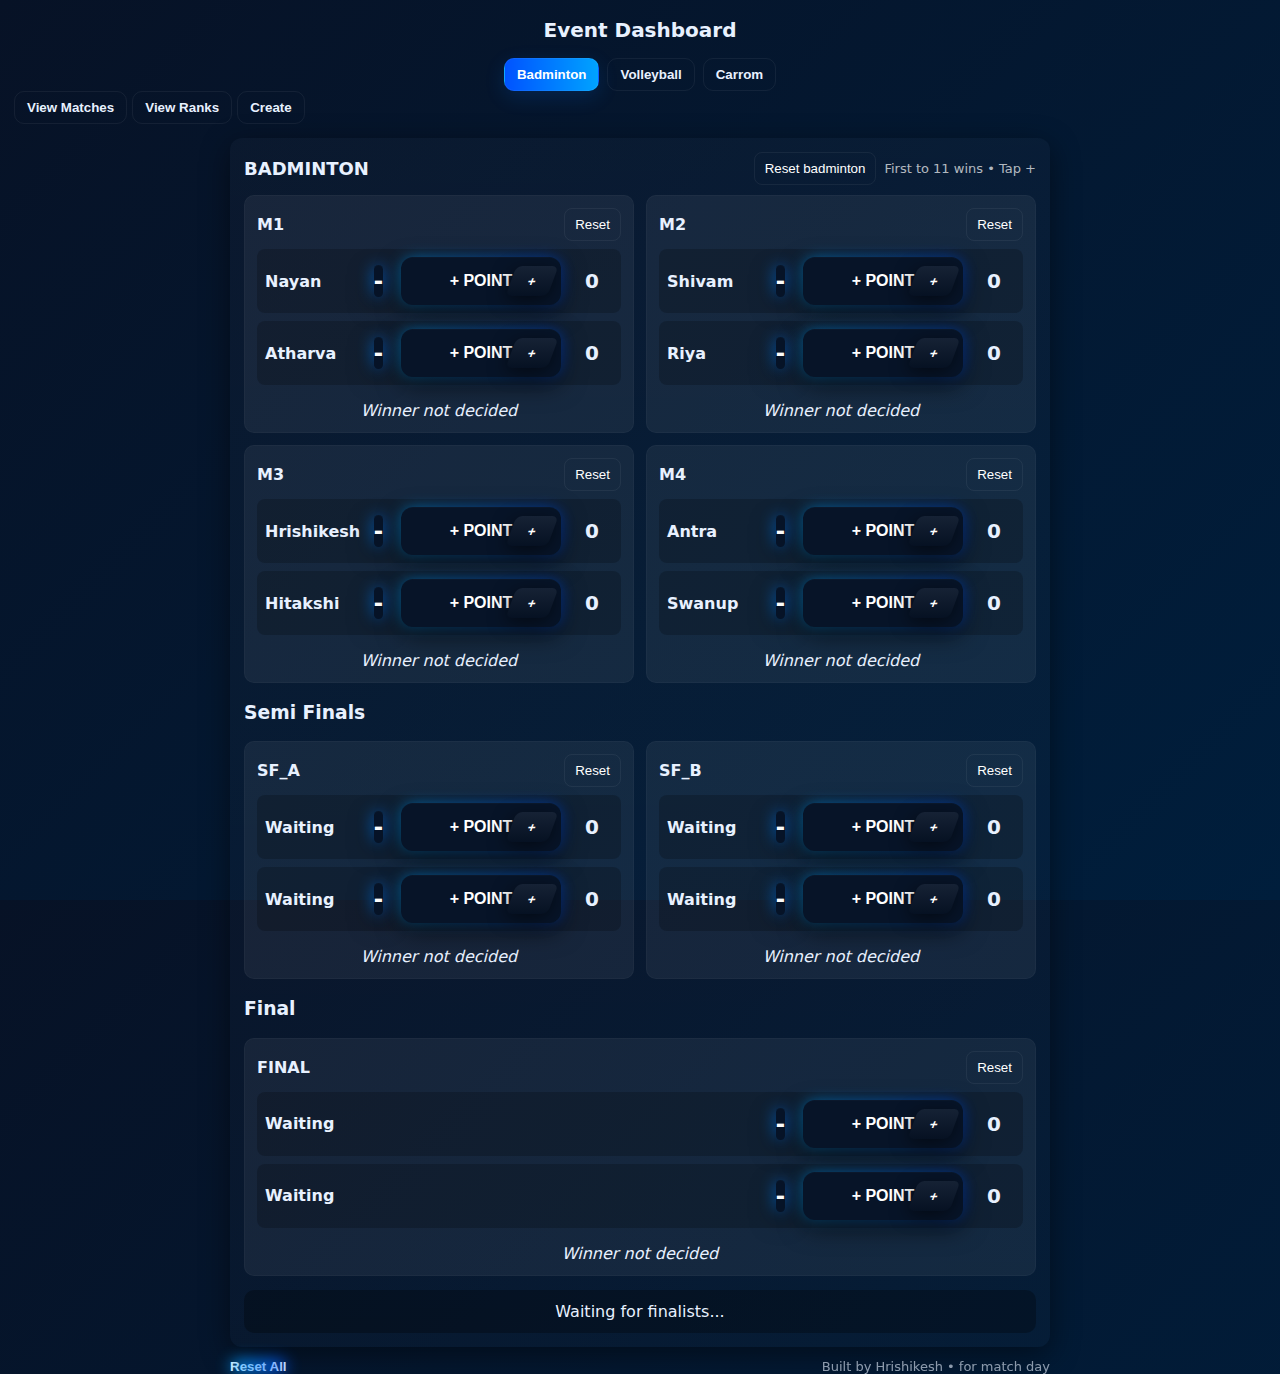
<file: index.html>
<!DOCTYPE html>
<html lang="en">
<head>
  <meta charset="utf-8" />
  <meta name="viewport" content="width=device-width,initial-scale=1" />
  <title>Tournament Dashboards</title>
  <link rel="stylesheet" href="style.css" />
</head>
<body>

  <header>
    <h1>Event Dashboard</h1>

    <div class="tabs">
      <button class="tab-btn active" data-sport="badminton">Badminton</button>
      <button class="tab-btn" data-sport="volleyball">Volleyball</button>
      <button class="tab-btn" data-sport="carrom">Carrom</button>

      <input
        id="customSport"
        type="text"
        placeholder="Enter your sport name"
        style="display:none; margin-top:10px; width:100%; padding:10px; border-radius:8px;"
      />
    </div>
  </header>

  <div class="top-actions">
    <button id="viewMatchesBtn" class="tab-btn small">View Matches</button>
    <button id="viewRanksBtn" class="tab-btn small">View Ranks</button>
    <button id="createMatchBtn" class="tab-btn small">Create</button>
  </div>

  <main id="app"></main>

  <footer>
    <button id="resetAll" class="neo-btn small">Reset All</button>
    <div class="credits">Built by Hrishikesh • for match day</div>
  </footer>

  <script src="script.js"></script>
</body>
</html>
</file>
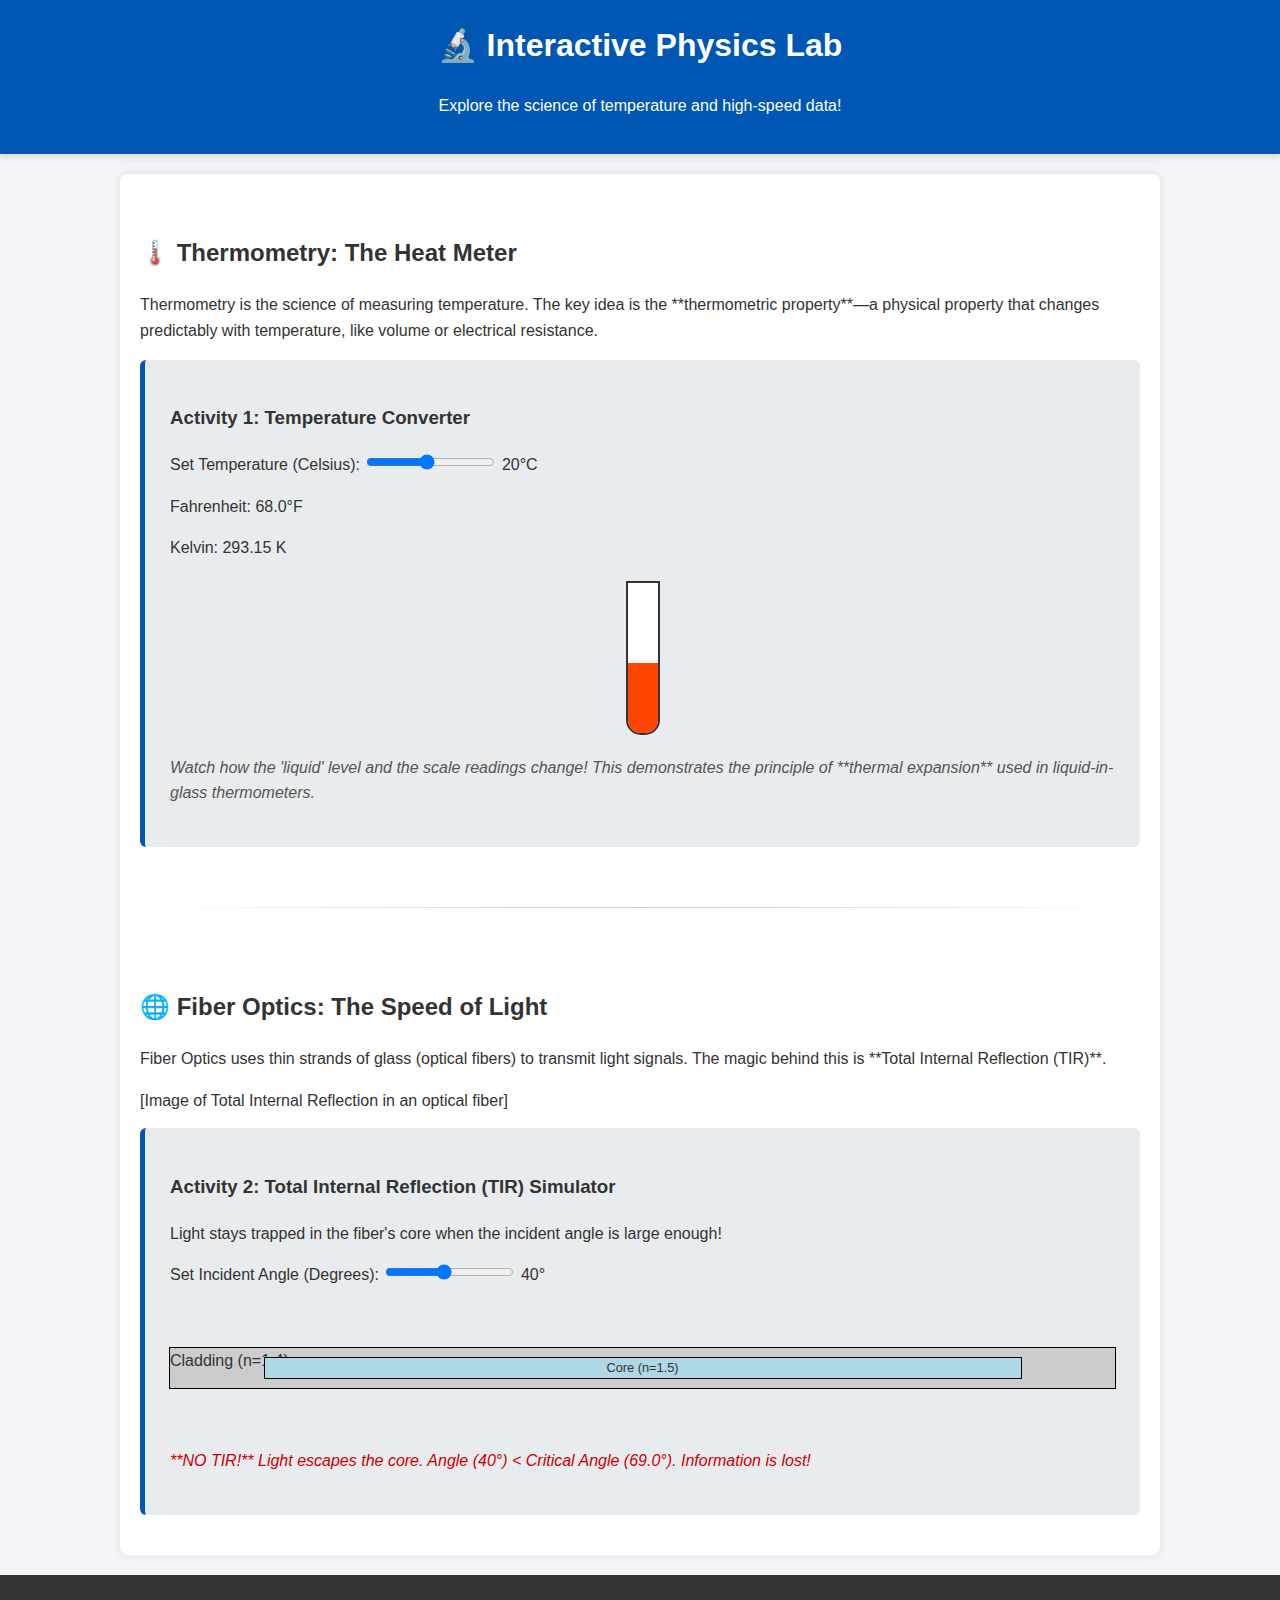
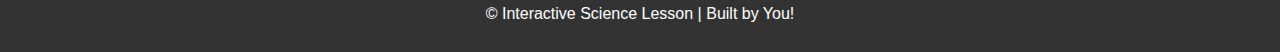
<file: science/lessons/index.html>
<!DOCTYPE html>
<html lang="en">
<head>
    <meta charset="UTF-8">
    <meta name="viewport" content="width=device-width, initial-scale=1.0">
    <title>Interactive Science Lesson: Thermometry & Fiber Optics</title>
    <link rel="stylesheet" href="style.css">
</head>
<body>
    <header>
        <h1>🔬 Interactive Physics Lab</h1>
        <p>Explore the science of temperature and high-speed data!</p>
    </header>

    <main>
        <section id="thermometry-section">
            <h2>🌡️ Thermometry: The Heat Meter</h2>
            <p>Thermometry is the science of measuring temperature. The key idea is the **thermometric property**—a physical property that changes predictably with temperature, like volume or electrical resistance.</p>
            
            <div class="interactive-panel">
                <h3>Activity 1: Temperature Converter</h3>
                <label for="temp-slider">Set Temperature (Celsius):</label>
                <input type="range" id="temp-slider" min="-50" max="100" value="20" step="1">
                <span id="celsius-output">20°C</span>

                <div class="converter-output">
                    <p>Fahrenheit: <span id="fahrenheit-output"></span></p>
                    <p>Kelvin: <span id="kelvin-output"></span></p>
                </div>

                <div class="thermometer-visual">
                    <div id="liquid-level"></div>
                </div>

                <p class="explanation">Watch how the 'liquid' level and the scale readings change! This demonstrates the principle of **thermal expansion** used in liquid-in-glass thermometers.</p>
            </div>
        </section>

        <hr>

        <section id="fiberoptics-section">
            <h2>🌐 Fiber Optics: The Speed of Light</h2>
            <p>Fiber Optics uses thin strands of glass (optical fibers) to transmit light signals. The magic behind this is **Total Internal Reflection (TIR)**.</p>
            

[Image of Total Internal Reflection in an optical fiber]

            <div class="interactive-panel">
                <h3>Activity 2: Total Internal Reflection (TIR) Simulator</h3>
                <p>Light stays trapped in the fiber's core when the incident angle is large enough!</p>

                <label for="angle-slider">Set Incident Angle (Degrees):</label>
                <input type="range" id="angle-slider" min="0" max="90" value="40" step="1">
                <span id="angle-output">40°</span>

                <div class="fiber-optic-visual">
                    <div id="light-beam"></div>
                    <div class="fiber-core">Core (n=1.5)</div>
                    <div class="fiber-cladding">Cladding (n=1.4)</div>
                </div>

                <p id="tir-result" class="explanation">Observe the light beam.</p>
            </div>
        </section>
    </main>

    <footer>
        <p>&copy; Interactive Science Lesson | Built by You!</p>
    </footer>

    <script src="script.js"></script>
</body>
</html>
</file>
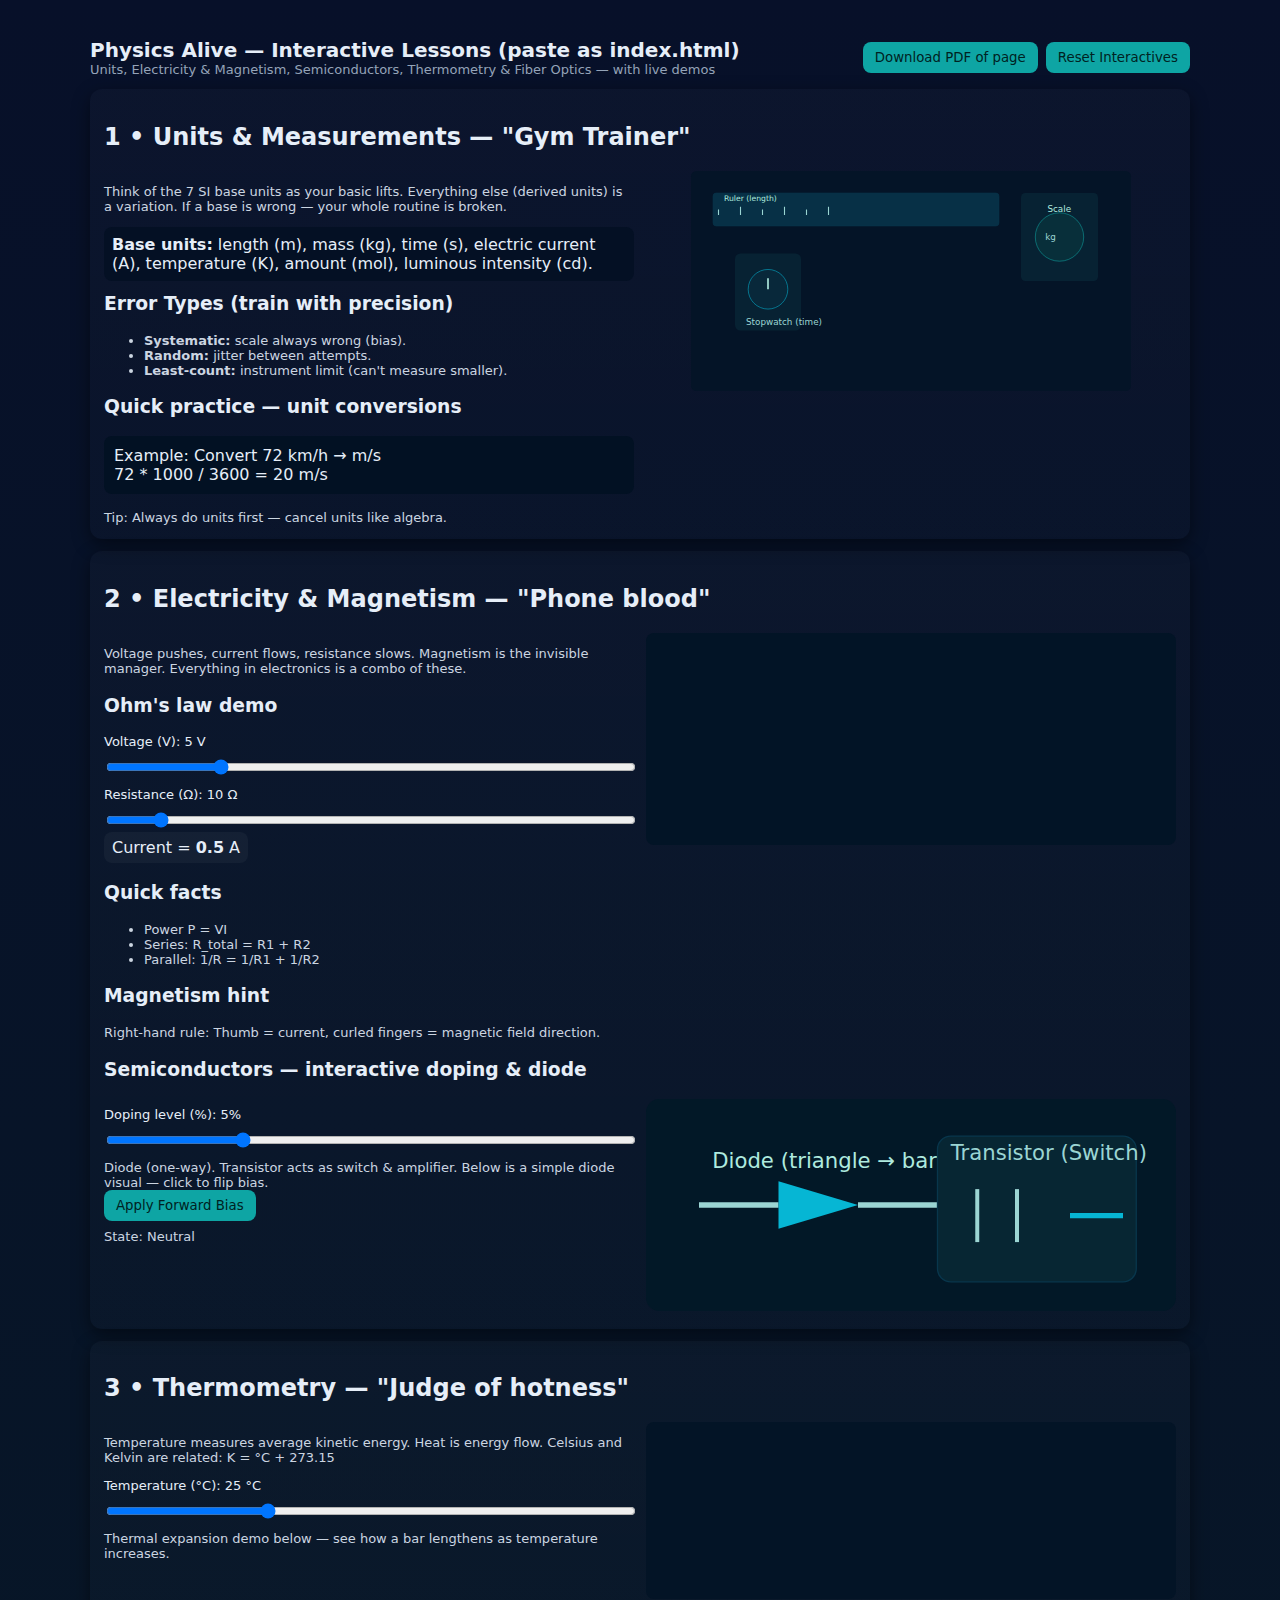
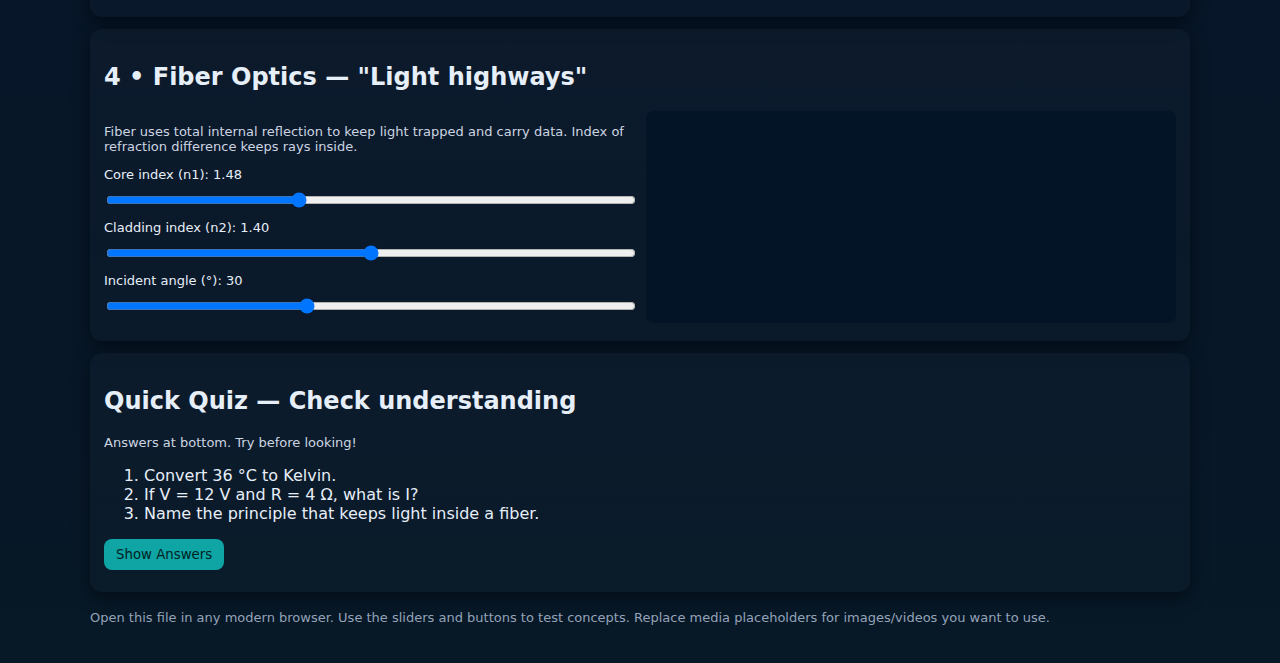
<file: science/visual exp/index.html>
<!doctype html>
<html lang="en">
<head>
  <meta charset="utf-8" />
  <meta name="viewport" content="width=device-width,initial-scale=1" />
  <title>Physics — Units, E&M, Semiconductors, Thermometry & Fiber Optics (Interactive)</title>
  <!--
    Single-file interactive lesson. Paste this into VS Code as `index.html` and open in a browser.
    Features:
      - Explanations with quick analogies
      - Inline SVG diagrams and small canvas demos
      - Interactive sliders for Ohm's law, thermometry expansion, fiber ray-trace
      - Small transistor/diode interactive visual
      - QUIZ, printable "Download PDF" via html2pdf (CDN)
    Notes:
      - Replace the placeholder images/videos (if you want) by editing <img> src attributes.
      - This file uses CDN libraries (html2pdf, simple icons). If offline, remove pdf export or install locally.
  -->
  <style>
    :root{--accent:#0ea5a4;--bg:#0f172a;--card:#0b1220;--glass:rgba(255,255,255,0.04)}
    *{box-sizing:border-box;font-family:Inter,ui-sans-serif,system-ui,Segoe UI,Roboto,'Helvetica Neue',Arial}
    body{margin:0;background:linear-gradient(180deg,#071029 0%, #071827 100%);color:#e6eef8;padding:20px}
    header{display:flex;gap:16px;align-items:center}
    h1{margin:0;font-size:20px}
    .container{max-width:1100px;margin:18px auto}
    nav{display:flex;gap:8px}
    .card{background:linear-gradient(180deg, rgba(255,255,255,0.02), rgba(255,255,255,0.01));border-radius:12px;padding:14px;margin:12px 0;box-shadow:0 6px 18px rgba(0,0,0,0.45)}
    .row{display:flex;gap:12px}
    .col{flex:1}
    .left{min-width:360px}
    button{background:var(--accent);color:#022; border:none;padding:8px 12px;border-radius:8px;cursor:pointer}
    .muted{color:#94a3b8;font-size:13px}
    .kpi{display:inline-block;background:var(--glass);padding:6px 8px;border-radius:8px;margin-right:6px}
    label{display:block;font-size:13px;margin:8px 0}
    input[type=range]{width:100%}
    .svgbig{width:100%;height:220px}
    .small{font-size:13px;color:#cbd5e1}
    footer{margin-top:18px;color:#98aFC8;font-size:13px}
    .quiz button{display:block;margin:8px 0}
    pre{background:#021123;padding:10px;border-radius:8px;overflow:auto}
    .controls{display:flex;gap:8px;flex-wrap:wrap}
    .hint{background:#041024;padding:8px;border-radius:8px}
  </style>
</head>
<body>
  <div class="container">
    <header>
      <div>
        <h1>Physics Alive — Interactive Lessons (paste as <code>index.html</code>)</h1>
        <div class="muted">Units, Electricity & Magnetism, Semiconductors, Thermometry & Fiber Optics — with live demos</div>
      </div>
      <nav style="margin-left:auto">
        <button id="exportPdf">Download PDF of page</button>
        <button id="reset">Reset Interactives</button>
      </nav>
    </header>

    <!-- Units & Measurements -->
    <section class="card" id="units">
      <h2>1 • Units & Measurements — "Gym Trainer"</h2>
      <div class="row">
        <div class="col left">
          <p class="small">Think of the 7 SI base units as your basic lifts. Everything else (derived units) is a variation. If a base is wrong — your whole routine is broken.</p>

          <div class="hint">
            <strong>Base units:</strong> length (m), mass (kg), time (s), electric current (A), temperature (K), amount (mol), luminous intensity (cd).
          </div>

          <h3 style="margin-top:12px">Error Types (train with precision)</h3>
          <ul class="small">
            <li><strong>Systematic:</strong> scale always wrong (bias).</li>
            <li><strong>Random:</strong> jitter between attempts.</li>
            <li><strong>Least-count:</strong> instrument limit (can't measure smaller).</li>
          </ul>

          <h3>Quick practice — unit conversions</h3>
          <pre>Example: Convert 72 km/h → m/s
72 * 1000 / 3600 = 20 m/s</pre>

          <div class="small">Tip: Always do units first — cancel units like algebra.</div>
        </div>
        <div class="col">
          <!-- SVG for measurement tools -->
          <svg class="svgbig" viewBox="0 0 800 400" xmlns="http://www.w3.org/2000/svg">
            <defs>
              <linearGradient id="g1" x1="0" x2="1"><stop offset="0" stop-color="#0ea5a4"/><stop offset="1" stop-color="#06b6d4"/></linearGradient>
            </defs>
            <rect x="0" y="0" width="800" height="400" rx="10" fill="#041427"/>
            <!-- ruler -->
            <rect x="40" y="40" width="520" height="60" rx="6" fill="#073046" stroke="#08364c"/>
            <g stroke="#9bd5d3" stroke-width="2">
              <!-- ticks -->
              <line x1="50" y1="80" x2="50" y2="70"/>
              <line x1="90" y1="80" x2="90" y2="65"/>
              <line x1="130" y1="80" x2="130" y2="70"/>
              <line x1="170" y1="80" x2="170" y2="65"/>
              <line x1="210" y1="80" x2="210" y2="70"/>
              <line x1="250" y1="80" x2="250" y2="65"/>
            </g>
            <text x="60" y="55" fill="#aeeadf" font-size="14">Ruler (length)</text>

            <!-- scale -->
            <rect x="600" y="40" width="140" height="160" rx="8" fill="#072233"/>
            <circle cx="670" cy="120" r="44" fill="#082f3a" stroke="#0ea5a4"/>
            <text x="648" y="75" fill="#aeeadf">Scale</text>
            <text x="644" y="126" fill="#9bd5d3" font-size="16">kg</text>

            <!-- stopwatch -->
            <g transform="translate(80,150)">
              <rect x="0" y="0" width="120" height="140" rx="10" fill="#072233"/>
              <circle cx="60" cy="65" r="36" fill="#08283a" stroke="#06b6d4"/>
              <line x1="60" y1="65" x2="60" y2="45" stroke="#aeeadf" stroke-width="3"/>
              <text x="20" y="130" fill="#9bd5d3">Stopwatch (time)</text>
            </g>

          </svg>
        </div>
      </div>
    </section>

    <!-- Electricity & Magnetism -->
    <section class="card" id="em">
      <h2>2 • Electricity & Magnetism — "Phone blood"</h2>
      <div class="row">
        <div class="col left">
          <p class="small">Voltage pushes, current flows, resistance slows. Magnetism is the invisible manager. Everything in electronics is a combo of these.</p>

          <h3>Ohm's law demo</h3>
          <div>
            <label>Voltage (V): <span id="Vval">5</span> V</label>
            <input id="V" type="range" min="0" max="24" value="5">
            <label>Resistance (Ω): <span id="Rval">10</span> Ω</label>
            <input id="R" type="range" min="1" max="100" value="10">
            <div class="kpi">Current = <strong id="Ival">0.5</strong> A</div>
          </div>

          <h3>Quick facts</h3>
          <ul class="small">
            <li>Power P = VI</li>
            <li>Series: R_total = R1 + R2</li>
            <li>Parallel: 1/R = 1/R1 + 1/R2</li>
          </ul>

          <h3>Magnetism hint</h3>
          <div class="small">Right-hand rule: Thumb = current, curled fingers = magnetic field direction.</div>
        </div>
        <div class="col">
          <!-- electron flow canvas -->
          <canvas id="wireCanvas" width="600" height="240" style="width:100%;background:#021426;border-radius:8px"></canvas>
        </div>
      </div>

      <!-- Semiconductor sub-section -->
      <div style="margin-top:12px">
        <h3>Semiconductors — interactive doping & diode</h3>
        <div class="row">
          <div class="col left">
            <label>Doping level (%): <span id="dopVal">5</span>%</label>
            <input id="doping" type="range" min="0" max="20" value="5">

            <div style="margin-top:8px" class="small">Diode (one-way). Transistor acts as switch & amplifier. Below is a simple diode visual — click to flip bias.</div>
            <button id="biasBtn">Apply Forward Bias</button>
            <div id="diodeState" class="small" style="margin-top:8px">State: Neutral</div>
          </div>
          <div class="col">
            <svg viewBox="0 0 400 160" style="width:100%" xmlns="http://www.w3.org/2000/svg">
              <rect x="0" y="0" width="400" height="160" rx="10" fill="#021827"/>
              <!-- diode -->
              <g transform="translate(40,40)">
                <line x1="0" y1="40" x2="60" y2="40" stroke="#9bd5d3" stroke-width="4"/>
                <polygon points="60,22 120,40 60,58" fill="#06b6d4" id="diodetri"/>
                <line x1="120" y1="40" x2="180" y2="40" stroke="#9bd5d3" stroke-width="4"/>
                <rect x="188" y="28" width="8" height="24" fill="#9bd5d3"/>
                <text x="10" y="12" fill="#aeeadf">Diode (triangle → bar)</text>
              </g>

              <!-- transistor cartoon -->
              <g transform="translate(220,28)">
                <rect x="0" y="0" width="150" height="110" rx="10" fill="#072633" stroke="#08364c"/>
                <text x="10" y="18" fill="#9bd5d3">Transistor (Switch)</text>
                <line x1="30" y1="40" x2="30" y2="80" stroke="#9bd5d3" stroke-width="3"/>
                <line x1="60" y1="40" x2="60" y2="80" stroke="#9bd5d3" stroke-width="3"/>
                <line x1="100" y1="60" x2="140" y2="60" stroke="#06b6d4" stroke-width="4" id="transWire"/>
              </g>
            </svg>
          </div>
        </div>
      </div>
    </section>

    <!-- Thermometry -->
    <section class="card" id="thermo">
      <h2>3 • Thermometry — "Judge of hotness"</h2>
      <div class="row">
        <div class="col left">
          <p class="small">Temperature measures average kinetic energy. Heat is energy flow. Celsius and Kelvin are related: K = °C + 273.15</p>

          <label>Temperature (°C): <span id="Tval">25</span> °C</label>
          <input id="T" type="range" min="-50" max="200" value="25">

          <div class="small" style="margin-top:8px">Thermal expansion demo below — see how a bar lengthens as temperature increases.</div>
        </div>
        <div class="col">
          <canvas id="thermoCanvas" width="600" height="200" style="width:100%;background:#031426;border-radius:8px"></canvas>
        </div>
      </div>
    </section>

    <!-- Fiber Optics -->
    <section class="card" id="fiber">
      <h2>4 • Fiber Optics — "Light highways"</h2>
      <div class="row">
        <div class="col left">
          <p class="small">Fiber uses total internal reflection to keep light trapped and carry data. Index of refraction difference keeps rays inside.</p>

          <label>Core index (n1): <span id="n1val">1.48</span></label>
          <input id="n1" type="range" min="1.3" max="1.8" step="0.01" value="1.48">
          <label>Cladding index (n2): <span id="n2val">1.40</span></label>
          <input id="n2" type="range" min="1.2" max="1.6" step="0.01" value="1.40">
          <label>Incident angle (°): <span id="angval">30</span></label>
          <input id="angle" type="range" min="0" max="80" value="30">
        </div>
        <div class="col">
          <canvas id="fiberCanvas" width="600" height="240" style="width:100%;background:#041427;border-radius:8px"></canvas>
        </div>
      </div>
    </section>

    <!-- Quiz and extra -->
    <section class="card quiz" id="quiz">
      <h2>Quick Quiz — Check understanding</h2>
      <div class="small">Answers at bottom. Try before looking!</div>
      <ol>
        <li>Convert 36 °C to Kelvin.</li>
        <li>If V = 12 V and R = 4 Ω, what is I?</li>
        <li>Name the principle that keeps light inside a fiber.</li>
      </ol>
      <button onclick="showAnswers()">Show Answers</button>
      <div id="answers" style="display:none;margin-top:8px" class="small">
        <ol>
          <li>309.15 K</li>
          <li>3 A</li>
          <li>Total internal reflection</li>
        </ol>
      </div>
    </section>

    <footer class="muted">Open this file in any modern browser. Use the sliders and buttons to test concepts. Replace media placeholders for images/videos you want to use.</footer>
  </div>

<script>
// --- Utilities ---
function $(s){return document.querySelector(s)}
// PDF export (html2pdf CDN) - button triggers runtime load if needed
$('#exportPdf').addEventListener('click', async ()=>{
  if(!window.html2pdf){
    const s=document.createElement('script');
    s.src='https://cdnjs.cloudflare.com/ajax/libs/html2pdf.js/0.9.3/html2pdf.bundle.min.js';
    document.head.appendChild(s);
    s.onload=()=>downloadPdf();
  } else downloadPdf();
});
function downloadPdf(){
  const opt={margin:0.3,filename:'Physics_Interactive_Lessons.pdf',image:{type:'jpeg',quality:0.92},html2canvas:{scale:1},jsPDF:{unit:'in',format:'a4',orientation:'portrait'}};
  html2pdf().set(opt).from(document.body).save();
}

// --- Ohm's Law Demo & electron canvas animation ---
const V=document.getElementById('V'), R=document.getElementById('R');
const Vval=document.getElementById('Vval'), Rval=document.getElementById('Rval'), Ival=document.getElementById('Ival');
function updateOhm(){
  const v=+V.value, r=+R.value; Vval.textContent=v; Rval.textContent=r;
  const i = (r===0?0:(v/r)); Ival.textContent = Math.round(i*100)/100;
  // speed of electrons proportional to current
  setElectronSpeed(i);
}
V.addEventListener('input',updateOhm); R.addEventListener('input',updateOhm);
updateOhm();

// electron flow canvas
const wireCanvas=document.getElementById('wireCanvas');
const wctx=wireCanvas.getContext('2d');
let electrons=[]; let electronSpeed=1;
function initElectrons(){ electrons=[]; for(let i=0;i<40;i++){ electrons.push({x: Math.random()*wireCanvas.width, y: 60 + (Math.random()*120-60), r:2+Math.random()*2}) } }
initElectrons();
function setElectronSpeed(i){ electronSpeed = Math.max(0.2, i*6); }
function drawWire(){ wctx.clearRect(0,0,wireCanvas.width,wireCanvas.height); // draw wires
  wctx.fillStyle='#012030'; wctx.fillRect(20,40,wireCanvas.width-40,160);
  wctx.strokeStyle='#08364c'; wctx.lineWidth=4; wctx.strokeRect(20,40,wireCanvas.width-40,160);
  // draw electrons
  wctx.fillStyle='#06b6d4'; electrons.forEach(e=>{
    e.x += electronSpeed*0.6; if(e.x > wireCanvas.width-30) e.x = 30;
    wctx.beginPath(); wctx.arc(e.x, wireCanvas.height/2 + Math.sin(e.x/30)*20, e.r,0,Math.PI*2); wctx.fill();
  });
}
setInterval(drawWire,40);

// --- Diode bias toggle ---
let forward=false; const biasBtn=document.getElementById('biasBtn'), diodeState=document.getElementById('diodeState');
biasBtn.addEventListener('click',()=>{ forward = !forward; diodeState.textContent = forward ? 'State: Forward-biased (current flows)' : 'State: Reverse-biased (blocks current)'; document.getElementById('diodetri').setAttribute('fill', forward? '#7ef9d3' : '#06b6d4'); });

// --- Doping slider ---
document.getElementById('doping').addEventListener('input', e=>{ document.getElementById('dopVal').textContent = e.target.value; });

// --- Thermometry canvas (bar expansion) ---
const thermoCanvas=document.getElementById('thermoCanvas'); const tctx=thermoCanvas.getContext('2d');
const T=document.getElementById('T'); const Tval=document.getElementById('Tval');
function drawThermo(){ tctx.clearRect(0,0,thermoCanvas.width,thermoCanvas.height);
  const baseX=50, baseY=40; let temp=+T.value; Tval.textContent=temp;
  // bar base length and expansion coefficient alpha
  const L0 = 380; const alpha = 0.000012; // low alpha to show tiny expansion
  const deltaL = L0 * alpha * (temp - 20);
  tctx.fillStyle='#052b3a'; tctx.fillRect(baseX, 80, L0 + deltaL, 30);
  tctx.fillStyle='#9bd5d3'; tctx.fillText('Length: ' + Math.round((L0+deltaL)) + ' px (visual)', baseX, 70);
}
T.addEventListener('input', drawThermo); drawThermo();

// --- Fiber optics canvas (ray trace) ---
const fiberCanvas=document.getElementById('fiberCanvas'); const fctx=fiberCanvas.getContext('2d');
const n1=document.getElementById('n1'), n2=document.getElementById('n2'), angle=document.getElementById('angle');
const n1val=document.getElementById('n1val'), n2val=document.getElementById('n2val'), angval=document.getElementById('angval');
function drawFiber(){ fctx.clearRect(0,0,fiberCanvas.width,fiberCanvas.height);
  const coreX=60, coreY=20, coreW=fiberCanvas.width-120, coreH=fiberCanvas.height-40; 
  // draw core & cladding
  fctx.fillStyle='#063246'; fctx.fillRect(coreX, coreY, coreW, coreH);
  fctx.strokeStyle='#08364c'; fctx.strokeRect(coreX, coreY, coreW, coreH);
  fctx.fillStyle='#072b34'; fctx.fillRect(coreX-10, coreY-10, coreW+20, coreH+20);
  // draw incident ray
  const ang = +angle.value * Math.PI/180; n1val.textContent = n1.value; n2val.textContent = n2.value; angval.textContent = angle.value;
  const x0 = coreX+10, y0 = coreY + coreH/2;
  // incident ray comes from left
  const dx = Math.cos(ang); const dy = -Math.sin(ang);
  fctx.strokeStyle='#9be3d9'; fctx.lineWidth=2; fctx.beginPath(); fctx.moveTo(x0-80, y0+80); fctx.lineTo(x0, y0); fctx.lineTo(x0 + dx*200, y0 + dy*200); fctx.stroke();
  // check TIR condition using Snell's law: sin(theta_c) = n2/n1
  const n1v = parseFloat(n1.value), n2v = parseFloat(n2.value);
  const theta_i = Math.abs(ang); // angle relative to horizontal
  const sinCritical = n2v / n1v; const criticalExists = sinCritical <= 1;
  let criticalDeg = criticalExists ? Math.asin(sinCritical)*180/Math.PI : 90;
  fctx.fillStyle='#9bd5d3'; fctx.fillText('Critical angle: ' + Math.round(criticalDeg*10)/10 + '°', 12, 18);
  // If incident angle within core (relative to normal at internal surface), determine reflection
  // approximate: if incident angle > critical -> TIR
  const internalAngleDeg = 90 - angle.value; // rough mapping for our drawing
  const tir = criticalExists ? (internalAngleDeg > criticalDeg) : false;
  fctx.fillStyle = tir ? '#7ef9d3' : '#f59e0b';
  fctx.fillText(tir ? 'Ray: Totally internally reflected' : 'Ray: Escapes/cladding coupling', 12, 36);
}
n1.addEventListener('input', drawFiber); n2.addEventListener('input', drawFiber); angle.addEventListener('input', drawFiber); drawFiber();

// --- Reset button ---
$('#reset').addEventListener('click', ()=>{ V.value=5; R.value=10; document.getElementById('doping').value=5; T.value=25; n1.value=1.48; n2.value=1.40; angle.value=30; updateOhm(); drawThermo(); drawFiber(); initElectrons(); });

// --- Quiz answers ---
function showAnswers(){ document.getElementById('answers').style.display='block'; }

// --- Responsive canvas sizing for HD displays ---
function fitCanvases(){ [wireCanvas, thermoCanvas, fiberCanvas].forEach(c=>{ const ratio = window.devicePixelRatio || 1; c.width = Math.floor(c.clientWidth * ratio); c.height = Math.floor(c.clientHeight * ratio); const ctx = c.getContext('2d'); ctx.setTransform(ratio,0,0,ratio,0,0); }); }
window.addEventListener('resize', ()=>{ fitCanvases(); drawThermo(); drawFiber(); }); fitCanvases();

</script>
</body>
</html>
</file>
<file: style.css>
:root{
    --bg1:#071226;
    --bg2:#001e3c;
    --accent:#00a3ff;
    --accent2:#0053ff;
    --glass: rgba(255,255,255,0.06);
    --neo-size: 48px;
}

*{box-sizing:border-box}
html,body{height:100%}
body{
    margin:0;
    font-family:Inter,system-ui,Segoe UI,Arial;
    background:linear-gradient(135deg,var(--bg1),var(--bg2));
    color:#e8f1ff;
    -webkit-font-smoothing:antialiased;
    -moz-osx-font-smoothing:grayscale;
    padding:14px;
}

/* header */
header{display:flex;flex-direction:column;gap:12px;align-items:center}
h1{margin:4px 0;font-size:20px}
.tabs{display:flex;gap:8px}
.tab-btn{
    background:transparent;border:1px solid rgba(255,255,255,0.06);
    color:inherit;padding:8px 12px;border-radius:10px;cursor:pointer;font-weight:600;
}
.tab-btn.active{background:linear-gradient(90deg,var(--accent2),var(--accent));color:#fff;box-shadow:0 6px 20px rgba(0,120,255,0.16);}

/* main layout */
main{margin-top:14px}
.container{
    background:linear-gradient(180deg,rgba(255,255,255,0.02),rgba(255,255,255,0.01));
    padding:14px;border-radius:12px;max-width:820px;margin:0 auto;
    box-shadow:0 8px 30px rgba(0,0,0,0.45);
}

/* match blocks */
.section-title{display:flex;justify-content:space-between;align-items:center;margin-bottom:10px}
.section-title h2{margin:0;font-size:18px}
.controls{display:flex;gap:8px;align-items:center}

.match-grid{display:grid;grid-template-columns:1fr;gap:12px}
@media(min-width:720px){ .match-grid{grid-template-columns:1fr 1fr} }

.match-card{
    background:var(--glass);padding:12px;border-radius:10px;border:1px solid rgba(255,255,255,0.03);
}

.match-head{display:flex;justify-content:space-between;align-items:center;margin-bottom:8px}
.match-head h3{margin:0;font-size:16px}
.match-players{display:flex;flex-direction:column;gap:8px}

.player-row{display:flex;justify-content:space-between;align-items:center;padding:8px;background:rgba(0,0,0,0.2);border-radius:8px}
.player-left{display:flex;flex-direction:column;gap:6px}
.player-name{font-weight:700}
.player-sub{font-size:12px;color:rgba(255,255,255,0.7)}

.score-area{display:flex;align-items:center;gap:10px}
.score-box{font-size:20px;font-weight:800;min-width:42px;text-align:center}

/* neo diamond button (the play style) */
.neo-btn{
    --w:160px;--h:48px;
    display:inline-flex;align-items:center;justify-content:center;
    position:relative;padding:0;border:0;background:transparent;color:#fff;
    cursor:pointer;font-weight:800;border-radius:12px;
    transform-origin:center;user-select:none;
}
.neo-btn.small{--w:110px;--h:36px}
.neo-btn .inner{
    width:var(--w);height:var(--h);display:flex;align-items:center;justify-content:center;
    border-radius:12px;background:#071428;position:relative;z-index:2;
    box-shadow:inset 0 1px 0 rgba(255,255,255,0.02), 0 8px 24px rgba(0,0,0,0.6);
    font-size:16px;padding:10px 18px;
}
.neo-btn::before{
    content:"";position:absolute;z-index:1;left:0;right:0;top:0;bottom:0;border-radius:12px;
    background:linear-gradient(90deg,var(--accent),var(--accent2));filter:blur(8px);opacity:0.85;
    transform:scaleX(0.98) scaleY(0.9);
}
.neo-btn .diamond{
    position:absolute;z-index:3;width:calc(var(--h) - 6px);height:calc(var(--h) - 18px);right:8px;
    transform:skewX(-20deg);background:linear-gradient(180deg,rgba(255,255,255,0.06),rgba(0,0,0,0.14));
    border-radius:6px;display:flex;align-items:center;justify-content:center;font-weight:800;
    box-shadow:0 4px 18px rgba(0,0,0,0.5);
}

/* touch feedback */
.neo-btn:active{transform:scale(.98)}
.neo-btn:hover:not(.animated-neo-btn){transform:scale(1.02)} /* Exclude animated buttons from hover scale to prevent flicker */

/* -------------------------------------------------- */
/* --- NEW ANIMATION STYLES FOR START/ADD BUTTONS --- */
/* -------------------------------------------------- */

.animated-neo-btn {
    /* Apply base hover scale here, will override the global one */
    transition: transform 0.2s ease-out;
}
.animated-neo-btn:hover {
    transform: scale(1.02); 
}

/* 1. PULSE ANIMATION */
@keyframes pulseGlow {
    0% {
        box-shadow: 0 0 15px rgba(0, 163, 255, 0.4), 0 8px 24px rgba(0, 0, 0, 0.6);
    }
    50% {
        box-shadow: 0 0 25px rgba(0, 163, 255, 0.6), 0 8px 24px rgba(0, 0, 0, 0.6);
    }
    100% {
        box-shadow: 0 0 15px rgba(0, 163, 255, 0.4), 0 8px 24px rgba(0, 0, 0, 0.6);
    }
}

/* Apply pulse animation only to the inner button element */
#cm_start_btn .inner, #cm_add_player_btn .inner {
    animation: pulseGlow 2.5s infinite ease-in-out;
}

/* 2. GLOW ADJUSTMENT (::before element is the main glow) */
#cm_start_btn::before, #cm_add_player_btn::before {
    /* Reduce initial blur so the pulse is more noticeable */
    filter: blur(6px);
}


/* -------------------------------------------------- */
/* --- EXISTING STYLES FROM USER'S ORIGINAL CSS --- */
/* -------------------------------------------------- */

/* winner banner and final area */
.final-area{margin-top:14px;background:rgba(0,0,0,0.28);padding:12px;border-radius:10px;text-align:center}
.result-row{display:flex;gap:12px;align-items:center;justify-content:center}
.badge{padding:6px 12px;border-radius:999px;font-weight:800}
.badge.gold{background:linear-gradient(90deg,#ffd54d,#ffb300);color:#111}
.badge.silver{background:linear-gradient(90deg,#cfd8dc,#90a4ae);color:#111}
.badge.bronze{background:linear-gradient(90deg,#d7a17a,#c27b3a);color:#111}

/* small controls */
.small-row{display:flex;gap:8px;flex-wrap:wrap;align-items:center;justify-content:center;margin-top:10px}
.reset-btn{background:transparent;border:1px solid rgba(255,255,255,0.06);padding:8px 10px;border-radius:8px;color:#fff;cursor:pointer}

/* footer */
footer{display:flex;justify-content:space-between;align-items:center;gap:12px;margin-top:12px;max-width:820px;margin-left:auto;margin-right:auto}
.credits{opacity:0.6;font-size:13px}

/* micro */
.hint{font-size:13px;color:rgba(255,255,255,0.7)}

/* Style for the new Minus button */

.neo-btn.minus {
    --w: 48px;       /* Same width as height for a square */
    --h: 48px;
    margin-right: 8px; /* Spacing between the minus and plus buttons */
    padding: 0;      /* Reset padding */
}

/* Center the "-" sign inside */
.neo-btn.minus .inner {
    width: 100%;
    height: 100%;
    padding: 0;
    font-size: 28px;
    font-weight: 700;
    display: flex;
    align-items: center;
    justify-content: center;
}

/* Hide the decorative diamond on the small button */
.neo-btn.minus .diamond {
    display: none;
}

/* Styles for the new RANKS view */
.rank-grid {
    display: grid;
    grid-template-columns: repeat(auto-fit, minmax(250px, 1fr));
    gap: 16px;
    margin-top: 20px;
}
.rank-card {
    background: var(--glass);
    padding: 16px;
    border-radius: 12px;
    border: 1px solid rgba(255,255,255,0.05);
    text-align: center;
}
.rank-card h3 {
    margin: 0 0 12px 0;
    color: var(--accent);
    text-transform: uppercase;
    letter-spacing: 1px;
}
.rank-item {
    margin: 10px 0;
    padding: 8px;
    background: rgba(0,0,0,0.2);
    border-radius: 8px;
}
.rank-badge {
    display: inline-block;
    padding: 4px 10px;
    border-radius: 20px;
    font-weight: bold;
    font-size: 12px;
    margin-bottom: 4px;
    color: #111;
}

/* Styles for the improved MATCH HISTORY view */
.winners-summary {
    display: grid;
    grid-template-columns: repeat(auto-fit, minmax(200px, 1fr));
    gap: 12px;
    margin-bottom: 24px;
    padding-bottom: 20px;
    border-bottom: 1px solid rgba(255,255,255,0.1);
}
.winner-box {
    background: linear-gradient(180deg, rgba(0,163,255,0.1), rgba(0,0,0,0.2));
    padding: 12px;
    border-radius: 10px;
    text-align: center;
}
.history-list {
    display: flex;
    flex-direction: column;
    gap: 10px;
}
.history-item {
    background: var(--glass);
    padding: 12px;
    border-radius: 10px;
    border: 1px solid rgba(255,255,255,0.03);
    
} 

/* -------------------------------------------------- */
/* --- UPDATED FORM INPUT STYLES (THE GLOW) --- */
/* -------------------------------------------------- */
.form input[type="text"], .form select {
    /* Keeping base styles */
    width: 100%;
    padding: 10px;
    margin-top: 5px;
    margin-bottom: 10px;
    border: 1px solid transparent; /* Change to transparent border */
    border-radius: 8px;
    background: #071428; /* Darker background for contrast */
    color: #fff;
    font-size: 16px;
    outline: none;
    
    /* Animation transition for glow */
    transition: border 0.3s ease, box-shadow 0.3s ease;
}

.form input[type="text"]:focus, .form select:focus {
    /* Blue glowing effect on focus */
    border: 1px solid var(--accent); 
    box-shadow: 
        0 0 0 1px var(--accent), /* Inner accent line */
        0 0 12px rgba(0, 163, 255, 0.6); /* Outer blue glow */
}

.form label {
    display: block;
    font-weight: 600;
    margin-top: 10px;
    margin-bottom: 4px;
}
</file>
<file: science/lessons/style.css>
body {
    font-family: Arial, sans-serif;
    margin: 0;
    padding: 0;
    background-color: #f4f4f9;
    color: #333;
    line-height: 1.6;
}

header {
    background-color: #0056b3;
    color: white;
    padding: 20px;
    text-align: center;
    box-shadow: 0 4px 6px rgba(0, 0, 0, 0.1);
}

h1 {
    margin-top: 0;
}

main {
    max-width: 1000px;
    margin: 20px auto;
    padding: 20px;
    background-color: white;
    border-radius: 8px;
    box-shadow: 0 0 10px rgba(0, 0, 0, 0.1);
}

hr {
    border: 0;
    height: 1px;
    background-image: linear-gradient(to right, rgba(0, 0, 0, 0), #ccc, rgba(0, 0, 0, 0));
    margin: 40px 0;
}

section {
    padding: 20px 0;
}

.interactive-panel {
    background-color: #e9ecef;
    padding: 25px;
    border-radius: 6px;
    margin-top: 15px;
    border-left: 5px solid #0056b3;
}

/* --- Thermometry Styles --- */
.thermometer-visual {
    width: 30px;
    height: 150px;
    border: 2px solid #333;
    border-radius: 0 0 15px 15px;
    background-color: #fff;
    margin: 20px auto;
    position: relative;
    overflow: hidden;
}

#liquid-level {
    width: 100%;
    position: absolute;
    bottom: 0;
    background-color: #ff4500; /* Red/Orange for heat */
    transition: height 0.3s ease-out; /* Smooth animation */
}

/* --- Fiber Optics Styles --- */
.fiber-optic-visual {
    position: relative;
    height: 100px;
    display: flex;
    align-items: center;
    justify-content: center;
    margin: 30px 0;
}

.fiber-core {
    width: 80%;
    height: 20px;
    background-color: #add8e6; /* Light blue for core */
    border: 1px solid #000;
    position: relative;
    z-index: 2;
    display: flex;
    align-items: center;
    justify-content: center;
    font-size: 0.8em;
}

.fiber-cladding {
    position: absolute;
    width: 100%;
    height: 40px;
    background-color: #ccc; /* Grey for cladding */
    border: 1px solid #000;
    z-index: 1;
}

#light-beam {
    position: absolute;
    left: 10%;
    top: 50%;
    width: 0;
    height: 2px;
    background-color: #ffcc00; /* Yellow for light */
    transform-origin: left center;
    transition: transform 0.3s ease-out;
    z-index: 3;
    box-shadow: 0 0 5px #ffcc00;
}

.explanation {
    margin-top: 15px;
    font-style: italic;
    color: #555;
}

footer {
    text-align: center;
    padding: 10px;
    background-color: #333;
    color: white;
    margin-top: 20px;
}
</file>
